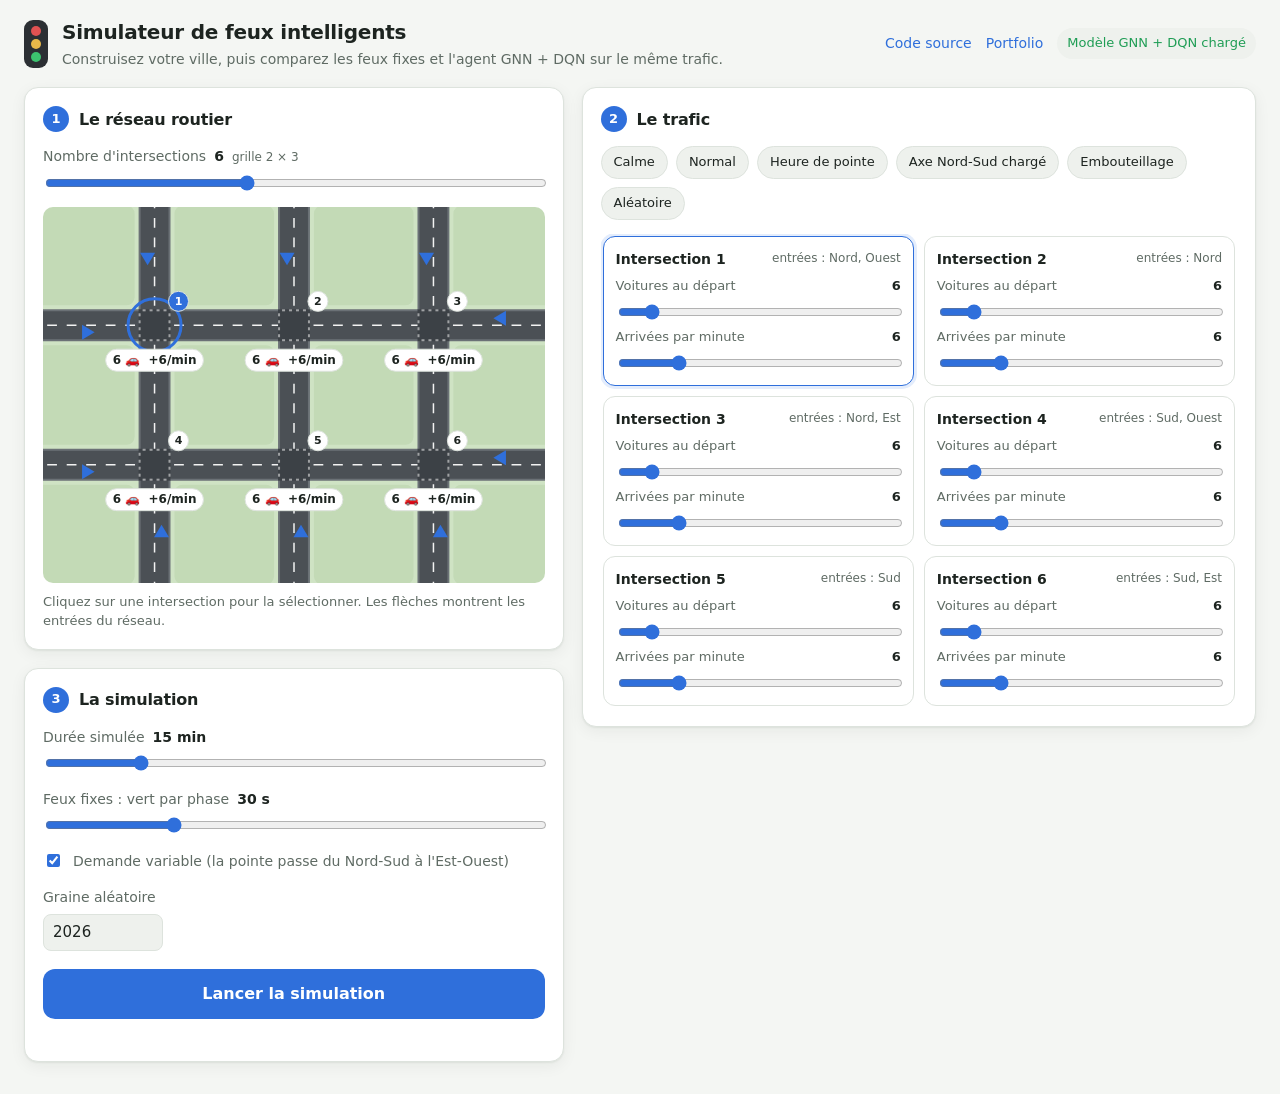
<file: traffic-simulator/index.html>
<!doctype html>
<html lang="fr">
<head>
  <meta charset="utf-8">
  <meta name="viewport" content="width=device-width, initial-scale=1">
  <meta name="description" content="Simulateur interactif : feux fixes contre un agent d'apprentissage par renforcement (GNN + DQN).">
  <title>Simulateur de feux</title>
  <link rel="stylesheet" href="style.css">
</head>
<body>
  <header class="topbar">
    <div class="brand">
      <span class="logo" aria-hidden="true"><i></i><i></i><i></i></span>
      <div>
        <h1>Simulateur de feux intelligents</h1>
        <p>Construisez votre ville, puis comparez les feux fixes et l'agent GNN + DQN sur le même trafic.</p>
      </div>
    </div>
    <div class="top-links">
      <a href="https://github.com/sarrajouiini/traffic-rl-gnn" target="_blank" rel="noopener">Code source</a>
      <a href="https://sarrajouiini.github.io/">Portfolio</a>
      <div id="model-status" class="status"></div>
    </div>
  </header>

  <!-- =================================================== ÉCRAN 1 : CONFIGURATION -->
  <main id="setup" class="screen">
    <section class="card network-card">
      <div class="card-head">
        <span class="step">1</span>
        <h2>Le réseau routier</h2>
      </div>
      <label class="field">
        <span>Nombre d'intersections <b id="n-label">6</b> <em id="grid-label">grille 2 × 3</em></span>
        <input id="n-nodes" type="range" min="2" max="12" value="6">
      </label>
      <canvas id="preview" aria-label="Aperçu du réseau routier"></canvas>
      <p class="hint">Cliquez sur une intersection pour la sélectionner. Les flèches montrent les entrées du réseau.</p>
    </section>

    <section class="card traffic-card">
      <div class="card-head">
        <span class="step">2</span>
        <h2>Le trafic</h2>
      </div>
      <div class="presets" role="group" aria-label="Scénarios prédéfinis">
        <button data-preset="calm">Calme</button>
        <button data-preset="normal">Normal</button>
        <button data-preset="rush">Heure de pointe</button>
        <button data-preset="ns">Axe Nord-Sud chargé</button>
        <button data-preset="jam">Embouteillage</button>
        <button data-preset="random">Aléatoire</button>
      </div>
      <div id="node-list" class="node-list"></div>
    </section>

    <section class="card settings-card">
      <div class="card-head">
        <span class="step">3</span>
        <h2>La simulation</h2>
      </div>
      <div class="settings">
        <label class="field">
          <span>Durée simulée <b id="dur-label">15 min</b></span>
          <input id="duration" type="range" min="5" max="60" step="5" value="15">
        </label>
        <label class="field">
          <span>Feux fixes : vert par phase <b id="green-label">30 s</b></span>
          <input id="green" type="range" min="10" max="90" step="5" value="30">
        </label>
        <label class="check">
          <input id="variable" type="checkbox" checked>
          <span>Demande variable (la pointe passe du Nord-Sud à l'Est-Ouest)</span>
        </label>
        <label class="field seed">
          <span>Graine aléatoire</span>
          <input id="seed" type="number" value="2026" min="0">
        </label>
      </div>
      <button id="run" class="primary">Lancer la simulation</button>
      <p id="setup-error" class="error" role="alert"></p>
    </section>
  </main>

  <!-- =================================================== ÉCRAN 2 : SIMULATION -->
  <main id="sim" class="screen hidden">
    <div class="sim-toolbar">
      <button id="back" class="ghost">← Modifier le trafic</button>
      <div id="scenario-summary" class="summary"></div>
    </div>

    <div class="arena">
      <section class="panel before">
        <div class="panel-head">
          <span class="tag">AVANT</span>
          <h2>Feux à durée fixe</h2>
        </div>
        <canvas id="cv-fixed" class="city"></canvas>
        <div class="stats" id="stats-fixed"></div>
      </section>
      <section class="panel after">
        <div class="panel-head">
          <span class="tag">APRÈS</span>
          <h2>Agent GNN + DQN</h2>
        </div>
        <canvas id="cv-agent" class="city"></canvas>
        <div class="stats" id="stats-agent"></div>
      </section>
    </div>

    <div class="controls card">
      <button id="restart" class="icon" title="Recommencer" aria-label="Recommencer">⏮</button>
      <button id="play" class="icon play" title="Lecture / pause" aria-label="Lecture">▶</button>
      <div class="speeds" role="group" aria-label="Vitesse">
        <button data-speed="1">×1</button>
        <button data-speed="2" class="on">×2</button>
        <button data-speed="4">×4</button>
        <button data-speed="8">×8</button>
      </div>
      <input id="timeline" type="range" min="0" max="100" value="0" step="1" aria-label="Chronologie">
      <span id="clock" class="clock">00:00 / 15:00</span>
    </div>

    <div class="bottom">
      <section class="card chart-card">
        <h3>Véhicules en attente dans tout le réseau</h3>
        <canvas id="chart"></canvas>
        <div class="legend"><span class="lg fixed">Feux fixes</span><span class="lg agent">Agent GNN + DQN</span></div>
      </section>
      <section class="card result-card" id="result"></section>
    </div>
  </main>

  <div id="loading" class="loading hidden" role="status">
    <div class="spinner"></div>
    <p>Simulation du même trafic avec les deux méthodes…</p>
  </div>

  <script src="engine.js"></script>
  <script src="app.js"></script>
</body>
</html>
</file>
<file: traffic-simulator/style.css>
:root {
  --bg: #f4f6f3;
  --surface: #ffffff;
  --surface-2: #eef1ed;
  --text: #1d2420;
  --muted: #5f6b64;
  --border: #dde3dd;
  --accent: #2f6fdb;
  --accent-soft: #e4edfc;
  --fixed: #8a8f8c;
  --agent: #2f6fdb;
  --good: #1f9d55;
  --bad: #d64545;
  --grass: #cfe3c4;
  --grass-2: #c3dab6;
  --road: #4b5055;
  --road-edge: #6b7176;
  --lane: #f2f2f2;
  --node: #3c4146;
  --shadow: 0 1px 2px rgba(20, 30, 25, .06), 0 4px 16px rgba(20, 30, 25, .06);
  color-scheme: light;
}
@media (prefers-color-scheme: dark) {
  :root:not([data-theme="light"]) {
    --bg: #111513;
    --surface: #1a201d;
    --surface-2: #232a26;
    --text: #e7ece9;
    --muted: #9aa69f;
    --border: #2e3732;
    --accent: #6c9cff;
    --accent-soft: #1f2b44;
    --fixed: #9aa09d;
    --agent: #6c9cff;
    --good: #45c27a;
    --bad: #ff6b6b;
    --grass: #1f2e22;
    --grass-2: #1b281e;
    --road: #3a3f44;
    --road-edge: #50565c;
    --lane: #8d9399;
    --node: #2c3136;
    --shadow: 0 1px 2px rgba(0, 0, 0, .3), 0 4px 16px rgba(0, 0, 0, .25);
    color-scheme: dark;
  }
}
:root[data-theme="dark"] {
  --bg: #111513; --surface: #1a201d; --surface-2: #232a26; --text: #e7ece9; --muted: #9aa69f;
  --border: #2e3732; --accent: #6c9cff; --accent-soft: #1f2b44; --fixed: #9aa09d; --agent: #6c9cff;
  --good: #45c27a; --bad: #ff6b6b; --grass: #1f2e22; --grass-2: #1b281e; --road: #3a3f44;
  --road-edge: #50565c; --lane: #8d9399; --node: #2c3136; color-scheme: dark;
}

* { box-sizing: border-box; }
html, body { margin: 0; }
body {
  background: var(--bg);
  color: var(--text);
  font: 15px/1.45 "Segoe UI", system-ui, -apple-system, Roboto, sans-serif;
  min-height: 100vh;
}
h1, h2, h3 { margin: 0; font-weight: 650; letter-spacing: -.01em; }
h1 { font-size: 20px; }
h2 { font-size: 16px; }
h3 { font-size: 14px; color: var(--muted); font-weight: 600; }
button { font: inherit; color: inherit; cursor: pointer; }
.hidden { display: none !important; }

/* ------------------------------------------------------------- en-tête */
.topbar {
  display: flex; align-items: center; justify-content: space-between; gap: 16px;
  padding: 18px 24px; max-width: 1400px; margin: 0 auto;
}
.brand { display: flex; align-items: center; gap: 14px; }
.brand p { margin: 2px 0 0; color: var(--muted); font-size: 14px; }
.logo {
  display: inline-flex; flex-direction: column; gap: 3px; padding: 6px 7px;
  background: #2b2f33; border-radius: 9px; flex: none;
}
.logo i { width: 10px; height: 10px; border-radius: 50%; background: #555; }
.logo i:nth-child(1) { background: #e05252; }
.logo i:nth-child(2) { background: #e9b949; }
.logo i:nth-child(3) { background: #3cc36f; }
.top-links { display: flex; align-items: center; gap: 14px; font-size: 14px; }
.top-links a { color: var(--accent); text-decoration: none; white-space: nowrap; }
.top-links a:hover { text-decoration: underline; }
.status { font-size: 13px; padding: 6px 10px; border-radius: 999px; background: var(--surface-2); color: var(--muted); white-space: nowrap; }
.status.ok { color: var(--good); }
.status.ko { color: var(--bad); }

/* ------------------------------------------------------------- cartes */
.screen { max-width: 1400px; margin: 0 auto; padding: 0 24px 32px; }
.card {
  background: var(--surface); border: 1px solid var(--border); border-radius: 14px;
  padding: 18px; box-shadow: var(--shadow);
}
.card-head { display: flex; align-items: center; gap: 10px; margin-bottom: 14px; }
.step {
  width: 26px; height: 26px; border-radius: 50%; display: grid; place-items: center;
  background: var(--accent); color: #fff; font-weight: 700; font-size: 13px;
}
.hint { color: var(--muted); font-size: 13px; margin: 10px 0 0; }

#setup {
  display: grid; gap: 18px;
  grid-template-columns: minmax(300px, 1fr) minmax(340px, 1.25fr);
  grid-template-areas: "network traffic" "settings traffic";
  align-items: start;
}
.network-card { grid-area: network; }
.traffic-card { grid-area: traffic; }
.settings-card { grid-area: settings; }

/* ------------------------------------------------------------- champs */
.field { display: flex; flex-direction: column; gap: 6px; }
.field > span { display: flex; align-items: baseline; gap: 8px; font-size: 14px; color: var(--muted); }
.field b { color: var(--text); font-variant-numeric: tabular-nums; }
.field em { font-style: normal; font-size: 12px; }
input[type=range] { width: 100%; accent-color: var(--accent); }
input[type=number] {
  width: 120px; padding: 7px 9px; border-radius: 8px; border: 1px solid var(--border);
  background: var(--surface-2); color: var(--text); font: inherit;
}
.check { display: flex; gap: 10px; align-items: flex-start; font-size: 14px; color: var(--muted); }
.check input { margin-top: 3px; accent-color: var(--accent); }
.settings { display: grid; gap: 16px; margin-bottom: 18px; }

#preview { width: 100%; aspect-ratio: 4 / 3; display: block; margin-top: 14px; border-radius: 10px; cursor: pointer; }

/* ------------------------------------------------------------- presets + nœuds */
.presets { display: flex; flex-wrap: wrap; gap: 8px; margin-bottom: 14px; }
.presets button, .speeds button, .ghost {
  border: 1px solid var(--border); background: var(--surface-2); border-radius: 999px;
  padding: 6px 12px; font-size: 13px;
}
.presets button:hover, .speeds button:hover, .ghost:hover { border-color: var(--accent); }
.node-list {
  display: grid; gap: 10px; grid-template-columns: repeat(auto-fill, minmax(230px, 1fr));
  max-height: 640px; overflow: auto; padding: 2px;
}
.node {
  border: 1px solid var(--border); border-radius: 12px; padding: 12px; background: var(--surface);
  transition: border-color .15s, box-shadow .15s;
}
.node.sel { border-color: var(--accent); box-shadow: 0 0 0 3px var(--accent-soft); }
.node-title { display: flex; align-items: center; justify-content: space-between; margin-bottom: 8px; }
.node-title b { font-size: 14px; }
.node-title small { color: var(--muted); font-size: 12px; }
.node .field { margin-top: 6px; }
.node .field > span { font-size: 13px; justify-content: space-between; }
.node .none { font-size: 12px; color: var(--muted); margin-top: 8px; }

.primary {
  width: 100%; padding: 13px 18px; border: 0; border-radius: 12px; background: var(--accent);
  color: #fff; font-weight: 650; font-size: 16px;
}
.primary:hover { filter: brightness(1.07); }
.primary:disabled { opacity: .55; cursor: not-allowed; }
.error { color: var(--bad); font-size: 14px; min-height: 1em; margin: 10px 0 0; }

/* ------------------------------------------------------------- simulation */
.sim-toolbar { display: flex; align-items: center; gap: 14px; margin-bottom: 14px; flex-wrap: wrap; }
.summary { color: var(--muted); font-size: 14px; }
.arena { display: grid; grid-template-columns: 1fr 1fr; gap: 16px; }
.panel {
  background: var(--surface); border: 1px solid var(--border); border-radius: 14px; overflow: hidden;
  box-shadow: var(--shadow);
}
.panel-head { display: flex; align-items: center; gap: 10px; padding: 12px 16px; }
.tag { font-size: 11px; font-weight: 800; letter-spacing: .08em; padding: 3px 8px; border-radius: 6px; color: #fff; }
.before .tag { background: var(--fixed); }
.after .tag { background: var(--agent); }
.city { width: 100%; aspect-ratio: 4 / 3; display: block; }
.stats { display: grid; grid-template-columns: repeat(3, 1fr); border-top: 1px solid var(--border); }
.stat { padding: 10px 14px; }
.stat + .stat { border-left: 1px solid var(--border); }
.stat span { display: block; font-size: 12px; color: var(--muted); }
.stat b { font-size: 22px; font-variant-numeric: tabular-nums; }
.stat b small { font-size: 13px; color: var(--muted); font-weight: 500; margin-left: 2px; }

.controls { display: flex; align-items: center; gap: 12px; margin: 16px 0; padding: 10px 14px; }
.icon {
  width: 40px; height: 40px; border-radius: 50%; border: 1px solid var(--border);
  background: var(--surface-2); font-size: 15px; flex: none;
}
.icon.play { background: var(--accent); color: #fff; border-color: transparent; }
.speeds { display: flex; gap: 6px; flex: none; }
.speeds button.on { background: var(--accent); color: #fff; border-color: transparent; }
#timeline { flex: 1; min-width: 80px; }
.clock { font-variant-numeric: tabular-nums; color: var(--muted); font-size: 14px; flex: none; }

.bottom { display: grid; grid-template-columns: 1.6fr 1fr; gap: 16px; }
#chart { width: 100%; height: 200px; display: block; margin-top: 8px; }
.legend { display: flex; gap: 18px; font-size: 13px; color: var(--muted); margin-top: 6px; }
.lg::before { content: ""; display: inline-block; width: 18px; height: 3px; border-radius: 2px; margin-right: 6px; vertical-align: middle; }
.lg.fixed::before { background: var(--fixed); }
.lg.agent::before { background: var(--agent); }

.result-card h3 { margin-bottom: 10px; }
.big-gain { font-size: 40px; font-weight: 750; letter-spacing: -.02em; line-height: 1.1; }
.big-gain.good { color: var(--good); }
.big-gain.bad { color: var(--bad); }
.result-card p { color: var(--muted); margin: 6px 0 14px; font-size: 14px; }
.compare { width: 100%; border-collapse: collapse; font-size: 14px; }
.compare th, .compare td { text-align: right; padding: 6px 4px; border-bottom: 1px solid var(--border); font-variant-numeric: tabular-nums; }
.compare th:first-child, .compare td:first-child { text-align: left; color: var(--muted); font-weight: 500; }
.pending { color: var(--muted); font-size: 14px; }

/* ------------------------------------------------------------- chargement */
.loading {
  position: fixed; inset: 0; display: grid; place-content: center; justify-items: center; gap: 12px;
  background: color-mix(in srgb, var(--bg) 80%, transparent); backdrop-filter: blur(2px); z-index: 10;
}
.spinner {
  width: 42px; height: 42px; border-radius: 50%; border: 4px solid var(--border); border-top-color: var(--accent);
  animation: spin .8s linear infinite;
}
@keyframes spin { to { transform: rotate(360deg); } }

/* ------------------------------------------------------------- responsive */
@media (max-width: 980px) {
  #setup { grid-template-columns: 1fr; grid-template-areas: "network" "traffic" "settings"; }
  .arena, .bottom { grid-template-columns: 1fr; }
}
@media (max-width: 600px) {
  .topbar, .screen { padding-left: 16px; padding-right: 16px; }
  .brand p { display: none; }
  .topbar { flex-wrap: wrap; }
  .top-links { width: 100%; justify-content: space-between; }
  .controls { flex-wrap: wrap; }
  #timeline { flex-basis: 100%; order: 5; }
  .stat b { font-size: 18px; }
}
</file>
